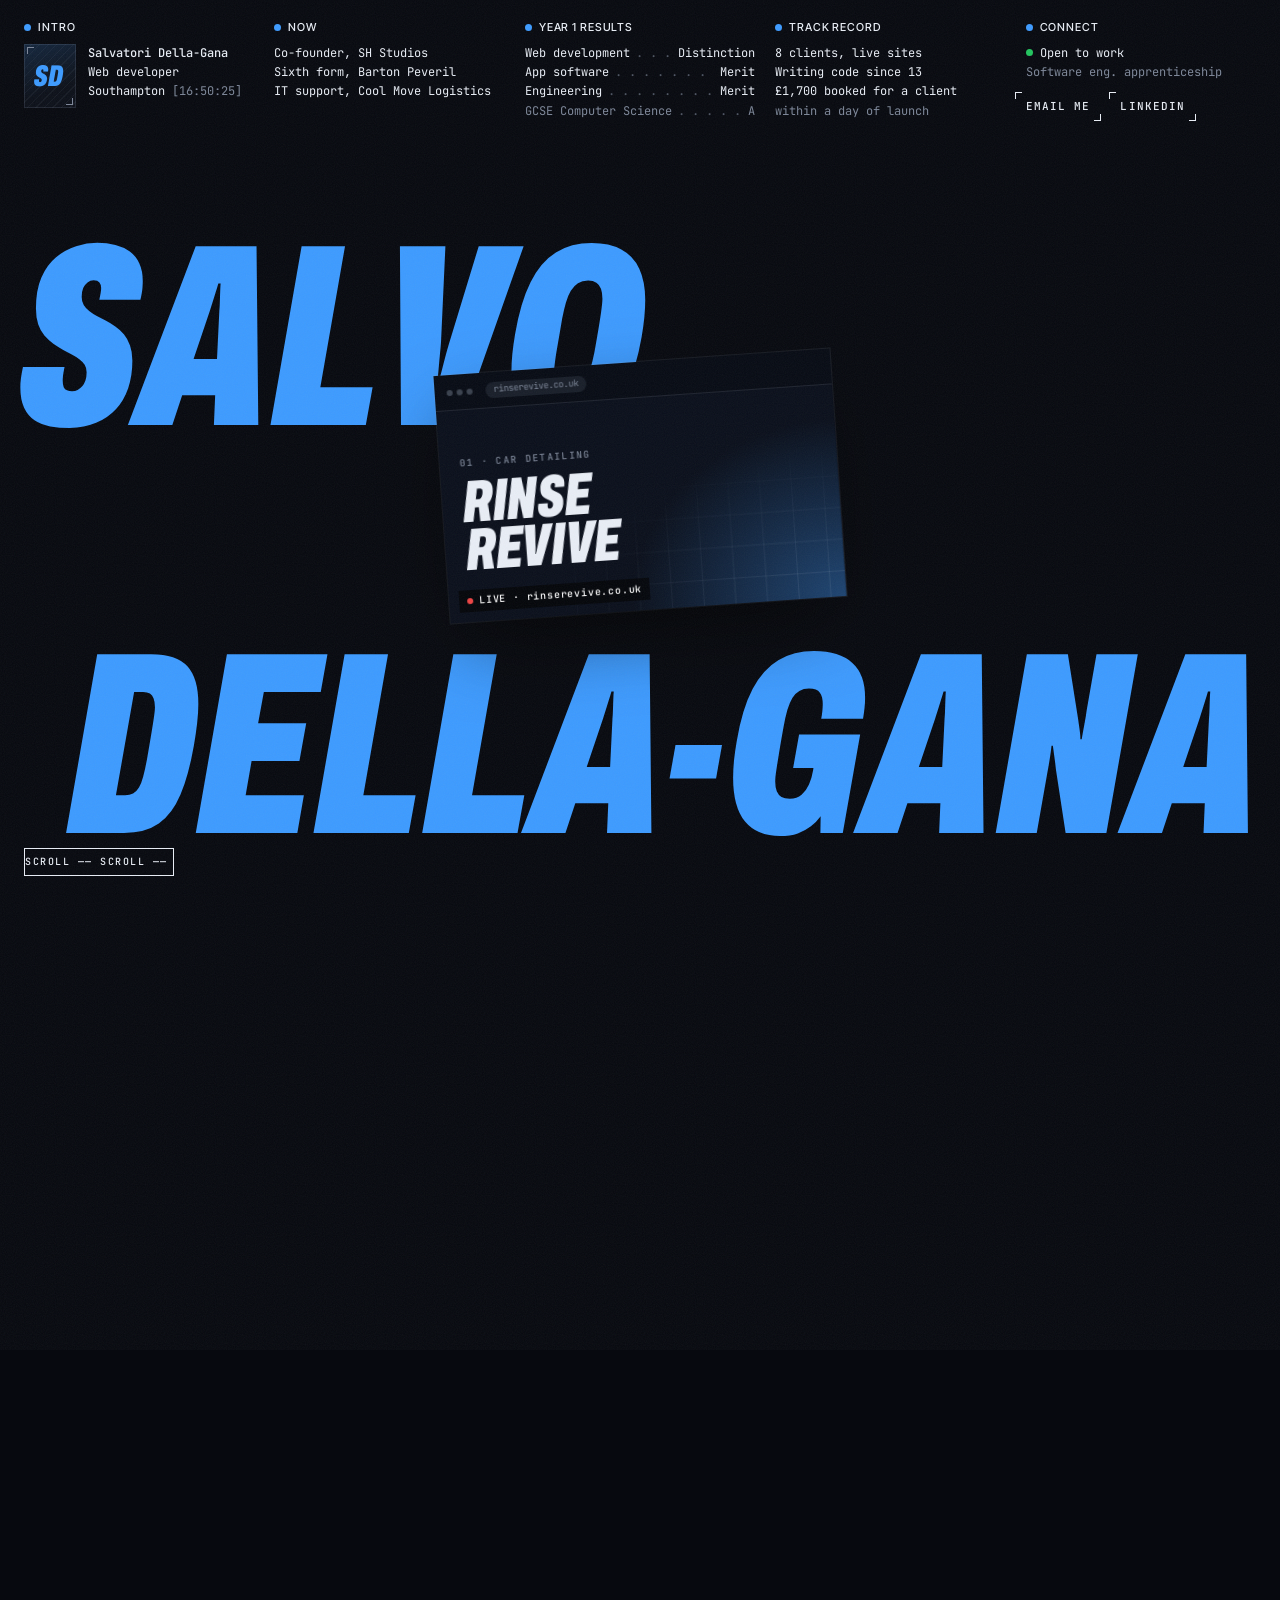
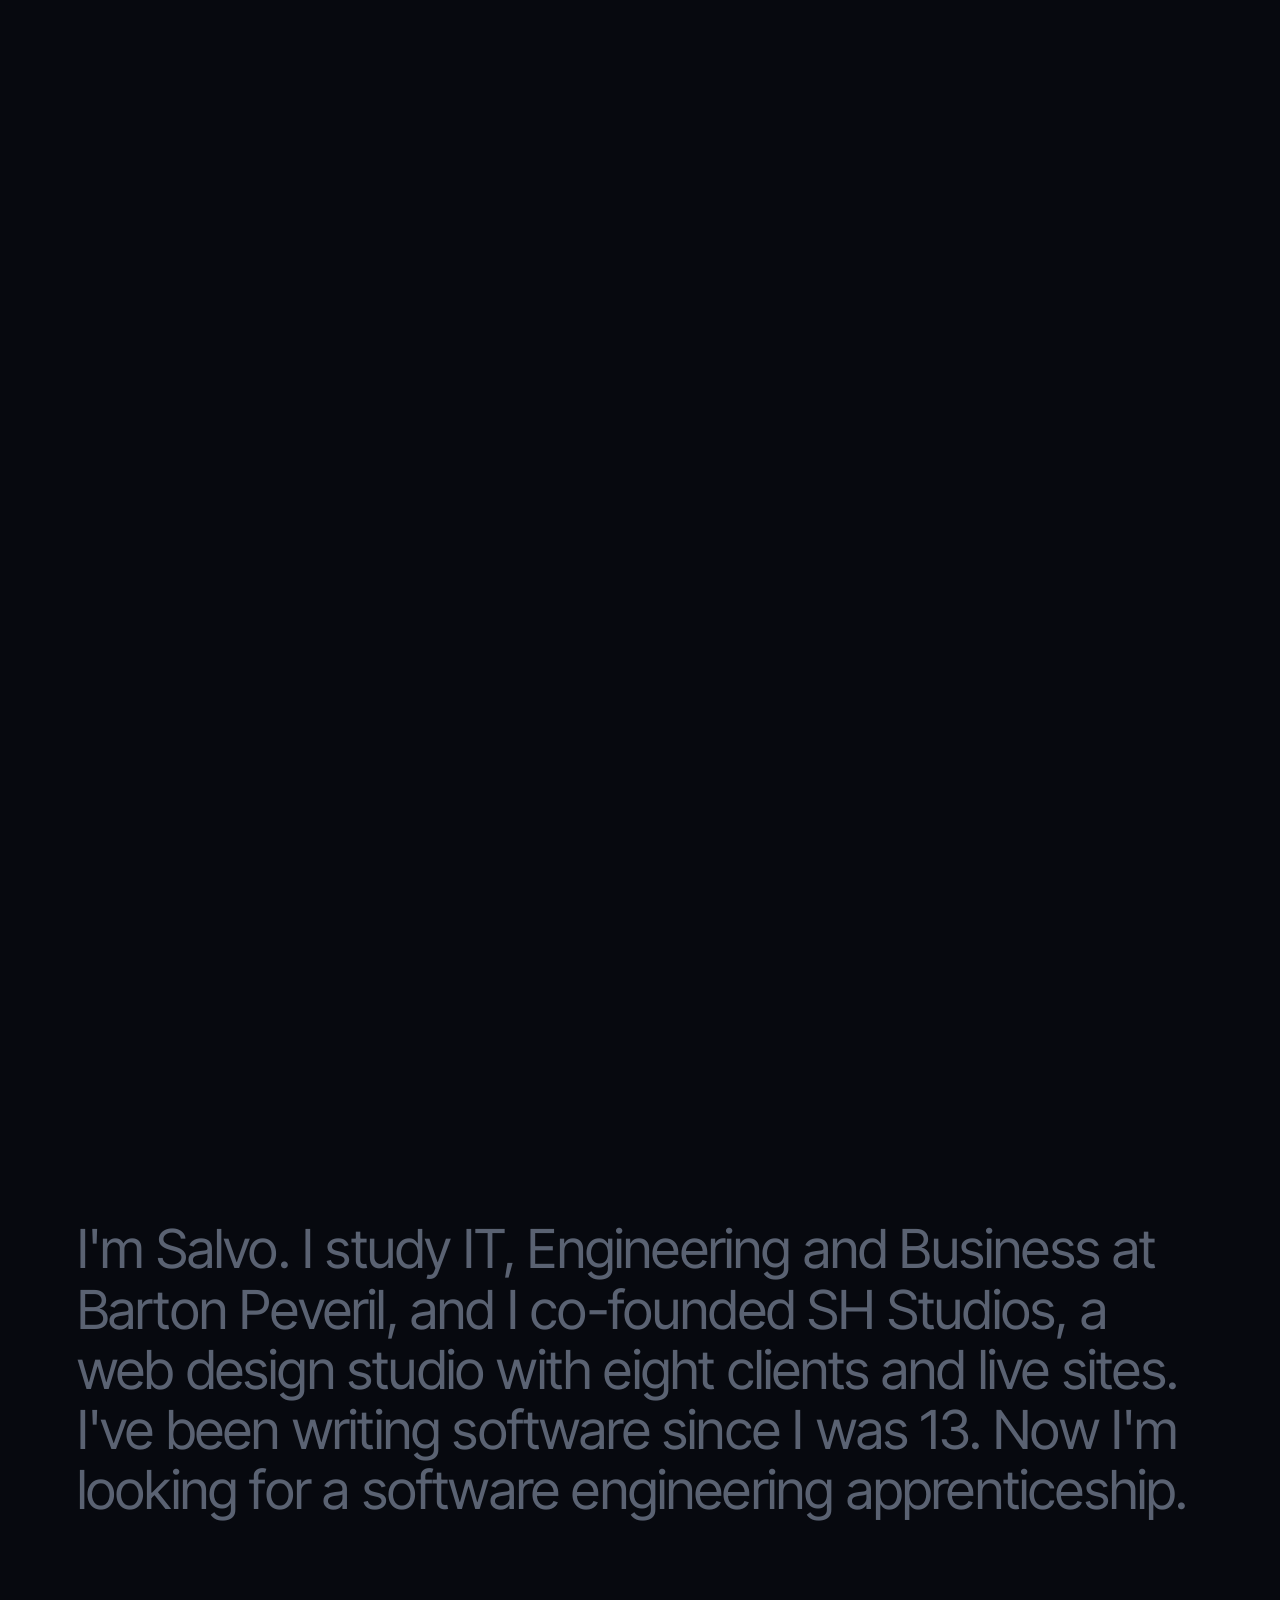
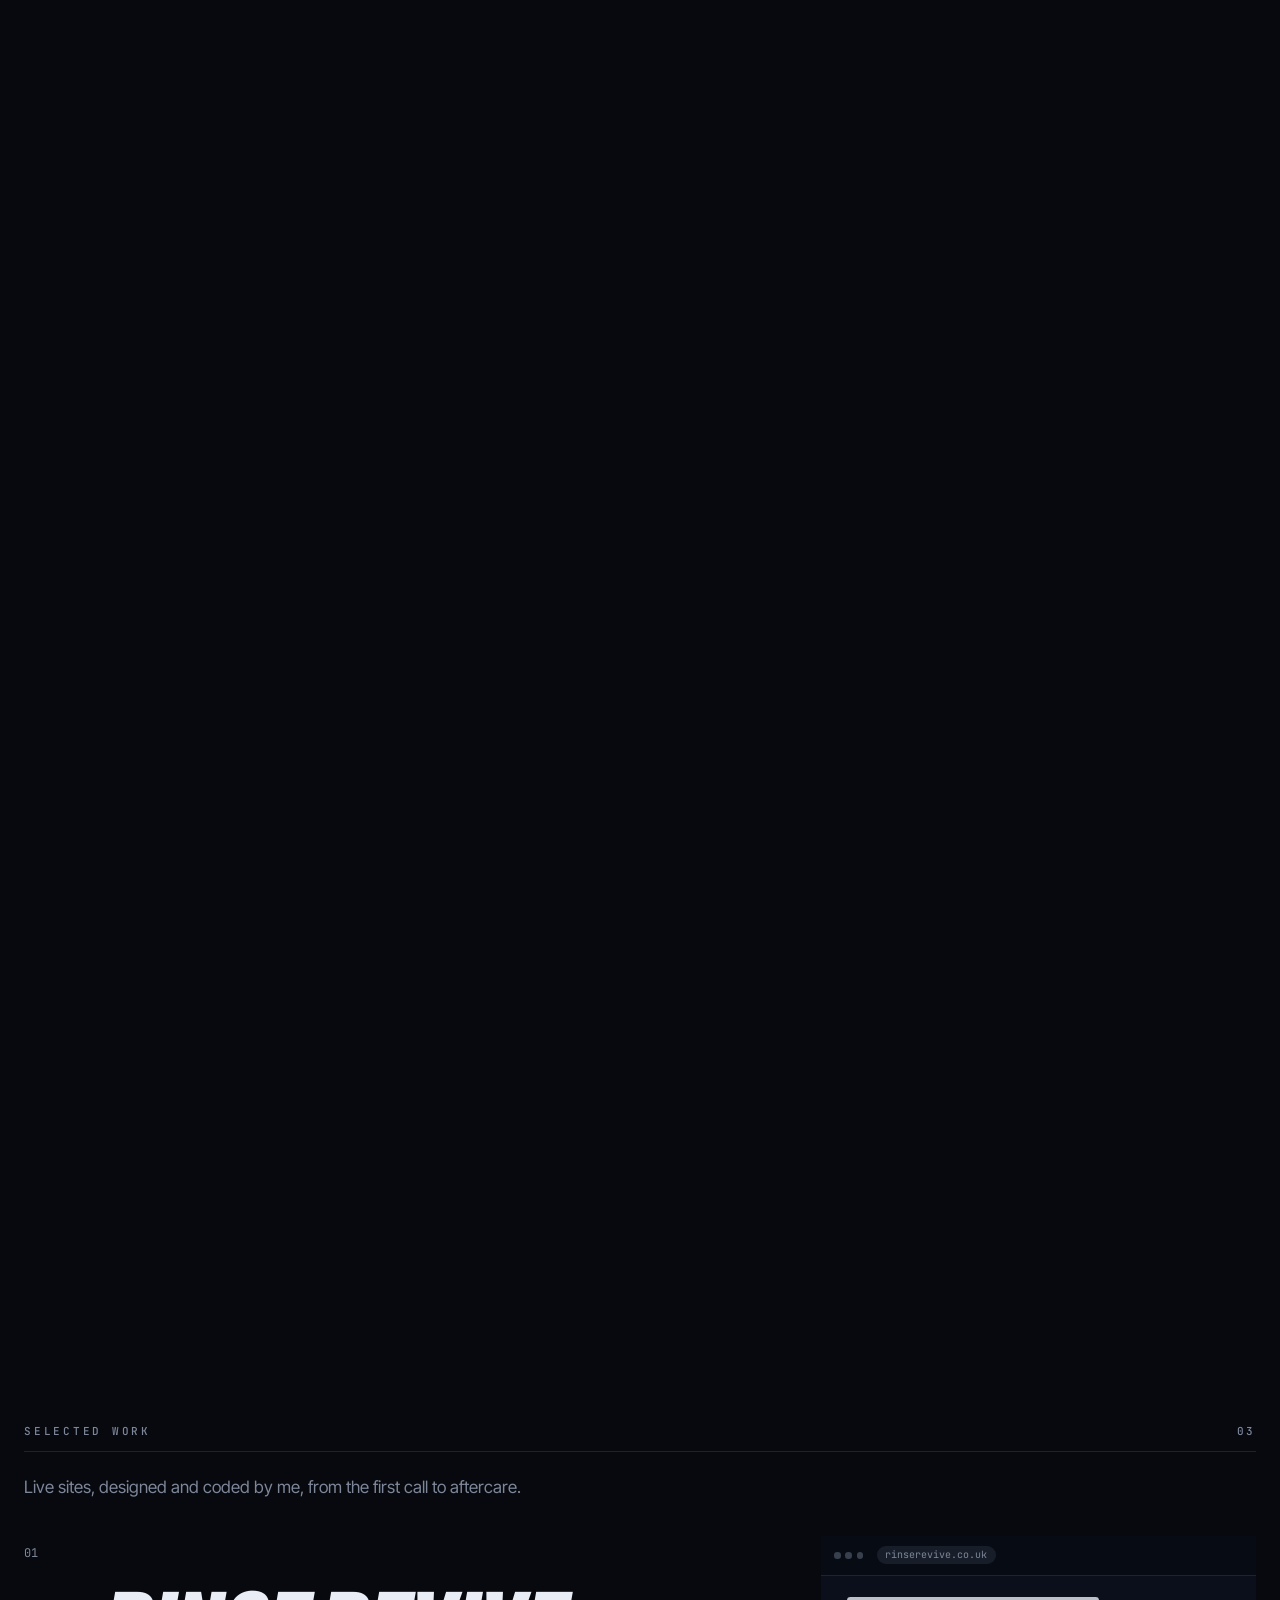
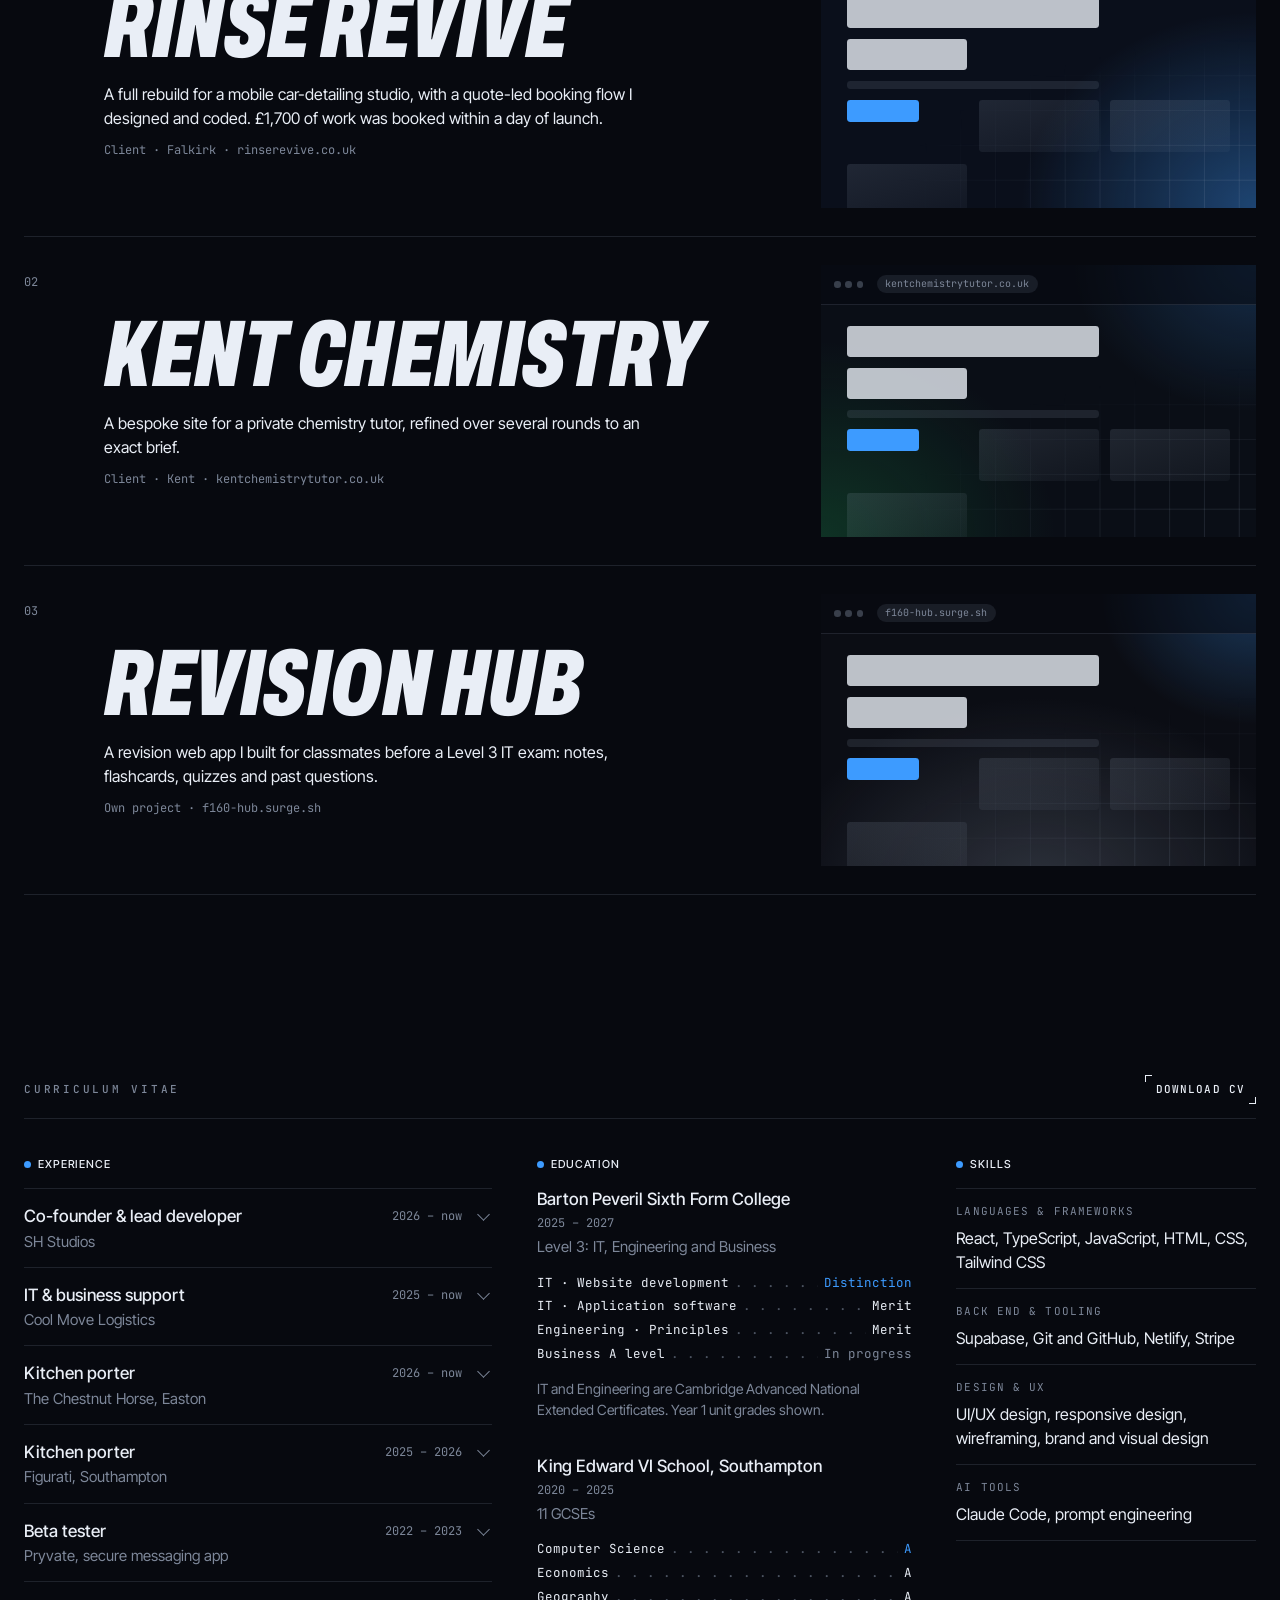
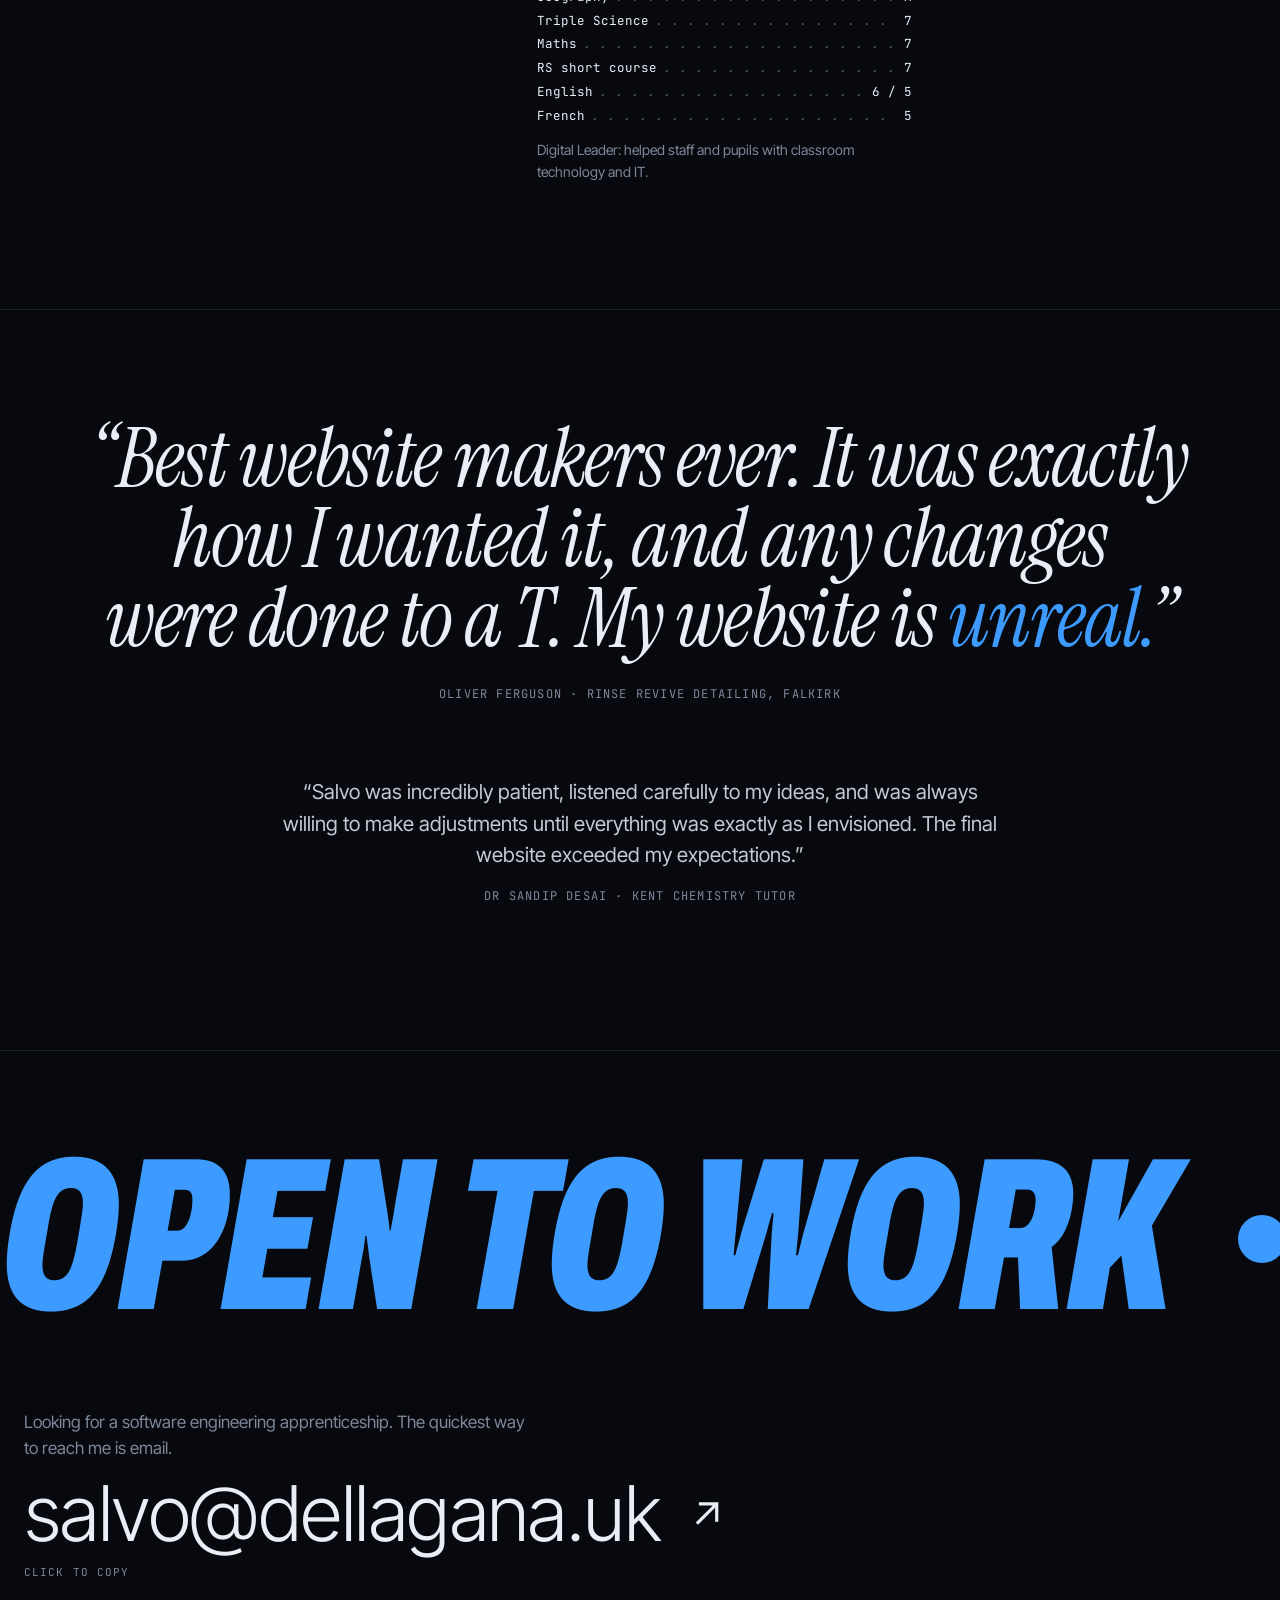
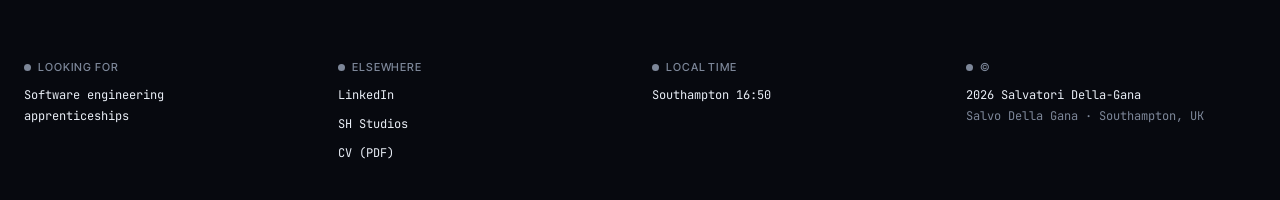
<file: index.html>
<!doctype html>
<html lang="en-GB">
  <head>
    <meta charset="utf-8" />
    <meta name="viewport" content="width=device-width, initial-scale=1" />
    <title>Salvatori (Salvo) Della-Gana | Web Developer, Southampton</title>
    <meta
      name="description"
      content="Salvatori (Salvo) Della-Gana: web developer in Southampton and co-founder of SH Studios. Sixth form at Barton Peveril. Open to a software engineering apprenticeship."
    />
    <meta name="author" content="Salvatori Della-Gana" />
    <meta name="theme-color" content="#07090f" />
    <meta name="color-scheme" content="dark" />
    <link rel="canonical" href="https://dellagana.uk/" />

    <meta property="og:type" content="profile" />
    <meta property="og:url" content="https://dellagana.uk/" />
    <meta property="og:site_name" content="Salvatori Della-Gana" />
    <meta property="og:title" content="Salvatori (Salvo) Della-Gana | Web Developer, Southampton" />
    <meta
      property="og:description"
      content="Web developer and co-founder of SH Studios. Open to a software engineering apprenticeship."
    />
    <meta property="og:image" content="https://dellagana.uk/og.jpg" />
    <meta property="og:image:width" content="1200" />
    <meta property="og:image:height" content="630" />
    <meta property="og:image:alt" content="Salvo Della-Gana in giant blue letters on a dark background" />
    <meta property="og:locale" content="en_GB" />
    <meta property="profile:first_name" content="Salvatori" />
    <meta property="profile:last_name" content="Della-Gana" />
    <meta name="twitter:card" content="summary_large_image" />
    <meta name="twitter:title" content="Salvatori (Salvo) Della-Gana | Web Developer, Southampton" />
    <meta
      name="twitter:description"
      content="Web developer and co-founder of SH Studios. Open to a software engineering apprenticeship."
    />
    <meta name="twitter:image" content="https://dellagana.uk/og.jpg" />

    <link rel="icon" href="/favicon.svg" type="image/svg+xml" />
    <link rel="icon" href="/favicon.png" type="image/png" sizes="32x32" />
    <link rel="apple-touch-icon" href="/apple-touch-icon.png" />

    <link rel="preload" href="/fonts/archivo-condensed-italic-850.woff2" as="font" type="font/woff2" crossorigin />
    <link rel="preload" href="/fonts/jetbrains-mono-var.woff2" as="font" type="font/woff2" crossorigin />
    <link rel="preload" href="/fonts/inter-tight-var.woff2" as="font" type="font/woff2" crossorigin />
    <link rel="stylesheet" href="/styles.css" />
    <script>
      document.documentElement.classList.add('js')
    </script>
    <script src="/main.js" defer></script>

    <script type="application/ld+json">
      {
        "@context": "https://schema.org",
        "@type": "Person",
        "@id": "https://dellagana.uk/#person",
        "name": "Salvatori Della-Gana",
        "givenName": "Salvatori",
        "familyName": "Della-Gana",
        "alternateName": [
          "Salvo Della-Gana",
          "Salvo Della Gana",
          "Salvatori Della Gana",
          "Della Gana",
          "Dellagana"
        ],
        "jobTitle": "Web Developer",
        "description": "Web developer in Southampton, co-founder of SH Studios, looking for a software engineering apprenticeship.",
        "worksFor": {
          "@type": "Organization",
          "name": "SH Studios",
          "url": "https://shstudios.uk"
        },
        "affiliation": {
          "@type": "EducationalOrganization",
          "name": "Barton Peveril Sixth Form College"
        },
        "alumniOf": {
          "@type": "EducationalOrganization",
          "name": "King Edward VI School, Southampton"
        },
        "address": {
          "@type": "PostalAddress",
          "addressLocality": "Southampton",
          "addressCountry": "GB"
        },
        "email": "mailto:salvo@dellagana.uk",
        "url": "https://dellagana.uk/",
        "sameAs": ["https://www.linkedin.com/in/salvo-della-gana-979638405"],
        "knowsAbout": ["Web development", "JavaScript", "TypeScript", "React", "HTML", "CSS", "UI/UX design"]
      }
    </script>
  </head>
  <body>
    <a class="skip" href="#main">Skip to content</a>
    <div class="grain" aria-hidden="true"></div>

    <header class="bar" aria-label="Site">
      <a class="bar__name" href="#top">Salvo Della-Gana</a>
      <nav aria-label="Sections">
        <ul>
          <li><a href="#work">Work</a></li>
          <li><a href="#cv">CV</a></li>
          <li><a href="#contact"><span class="dot" aria-hidden="true"></span>Contact</a></li>
        </ul>
      </nav>
    </header>

    <main id="main">
      <!-- 1. HERO ------------------------------------------------------------------ -->
      <section class="hero" id="top" aria-labelledby="name">
        <div class="pin">
          <div class="facts mono">
            <div class="facts__col c1">
              <h2 class="k">Intro</h2>
              <div class="intro">
                <!-- Photo slot. When Salvo sends a photo, replace the monogram span with:
                     <img src="/img/salvo-160.avif" width="80" height="100" alt="Salvo Della-Gana" /> -->
                <figure class="portrait" aria-hidden="true">
                  <span class="portrait__mono display">SD</span>
                </figure>
                <p>
                  <span class="l" style="--i: 0"><b>Salvatori Della-Gana</b></span>
                  <span class="l" style="--i: 1">Web developer</span>
                  <span class="l" style="--i: 2"
                    >Southampton <span class="dim clockbox">[<span class="clock" data-seconds>--:--:--</span>]</span></span
                  >
                </p>
              </div>
            </div>
            <div class="facts__col c2">
              <h2 class="k">Now</h2>
              <p>
                <span class="l" style="--i: 3">Co-founder, SH Studios</span>
                <span class="l" style="--i: 4">Sixth form, Barton Peveril</span>
                <span class="l" style="--i: 5">IT support, Cool Move Logistics</span>
              </p>
            </div>
            <div class="facts__col c3">
              <h2 class="k">Year 1 results</h2>
              <dl class="leaders">
                <div class="l" style="--i: 6"><dt>Web development</dt><dd>Distinction</dd></div>
                <div class="l" style="--i: 7"><dt>App software</dt><dd>Merit</dd></div>
                <div class="l" style="--i: 8"><dt>Engineering</dt><dd>Merit</dd></div>
                <div class="l dim" style="--i: 9"><dt>GCSE Computer Science</dt><dd>A</dd></div>
              </dl>
            </div>
            <div class="facts__col c4">
              <h2 class="k">Track record</h2>
              <p>
                <span class="l" style="--i: 10">8 clients, live sites</span>
                <span class="l" style="--i: 11">Writing code since 13</span>
                <span class="l" style="--i: 12">£1,700 booked for a client</span>
                <span class="l dim" style="--i: 13">within a day of launch</span>
              </p>
            </div>
            <div class="facts__col c5">
              <h2 class="k">Connect</h2>
              <p>
                <span class="l" style="--i: 14"><span class="dot" aria-hidden="true"></span>Open to work</span>
                <span class="l dim" style="--i: 15">Software eng. apprenticeship</span>
              </p>
              <div class="btns">
                <a class="btn" href="mailto:salvo@dellagana.uk" data-copy="salvo@dellagana.uk">Email me</a>
                <a class="btn" href="https://www.linkedin.com/in/salvo-della-gana-979638405" rel="me noopener" target="_blank"
                  >LinkedIn<span class="sr"> (opens in a new tab)</span></a
                >
              </div>
            </div>
          </div>

          <h1 class="name display" id="name">
            <span class="sr">Salvatori (Salvo) Della-Gana</span>
            <span class="name__line n1" aria-hidden="true" data-split>Salvo</span>
            <span class="name__line n2" aria-hidden="true" data-split>Della-Gana</span>
          </h1>

          <div class="card-wrap" aria-hidden="true">
            <div class="card">
              <!-- Each slide is a designed title card until real screenshots arrive.
                   To use a screenshot, put a <picture> inside the slide (see docs/deploy-staging.md). -->
              <div class="slide on" data-url="rinserevive.co.uk">
                <div class="poster poster--1">
                  <div class="poster__chrome"><i></i><i></i><i></i><span>rinserevive.co.uk</span></div>
                  <div class="poster__body">
                    <span class="poster__k">01 · Car detailing</span>
                    <span class="poster__t display">Rinse<br />Revive</span>
                  </div>
                </div>
              </div>
              <div class="slide" data-url="kentchemistrytutor.co.uk">
                <div class="poster poster--2">
                  <div class="poster__chrome"><i></i><i></i><i></i><span>kentchemistrytutor.co.uk</span></div>
                  <div class="poster__body">
                    <span class="poster__k">02 · Private tutor</span>
                    <span class="poster__t display">Kent<br />Chemistry</span>
                  </div>
                </div>
              </div>
              <div class="slide" data-url="f160-hub.surge.sh">
                <div class="poster poster--3">
                  <div class="poster__chrome"><i></i><i></i><i></i><span>f160-hub.surge.sh</span></div>
                  <div class="poster__body">
                    <span class="poster__k">03 · Revision web app</span>
                    <span class="poster__t display">Revision<br />Hub</span>
                  </div>
                </div>
              </div>
              <span class="tag mono"><i></i>LIVE · <span class="tag__url">rinserevive.co.uk</span></span>
            </div>
          </div>

          <div class="reveal-cap" aria-hidden="true">
            <p class="k mono">Selected work</p>
            <p class="reveal-cap__t">Live sites, designed and coded by me, from the first call to aftercare.</p>
          </div>

          <div class="scroll-pill mono" aria-hidden="true"><span>SCROLL —— SCROLL —— SCROLL —— SCROLL —— </span></div>
        </div>
      </section>

      <!-- 2. STATEMENT ------------------------------------------------------------- -->
      <section class="statement" aria-label="About me">
        <div class="stick">
          <p class="statement__p" data-words>
            I'm Salvo. I study IT, Engineering and Business at Barton Peveril, and I co-founded
            <em>SH Studios,</em> a web design studio with eight clients and live sites. I've been
            <em>writing software since I was 13.</em> Now I'm looking for a
            <em>software engineering apprenticeship.</em>
          </p>
        </div>
      </section>

      <!-- 3. SELECTED WORK --------------------------------------------------------- -->
      <section class="work wrap" id="work" aria-labelledby="work-h">
        <div class="sec-k mono">
          <h2 id="work-h">Selected work</h2>
          <span aria-hidden="true">03</span>
        </div>
        <p class="sec-lede">Live sites, designed and coded by me, from the first call to aftercare.</p>
        <ol class="rows" role="list">
          <li class="row">
            <a class="row__link" href="https://rinserevive.co.uk" target="_blank" rel="noopener">
              <span class="row__i mono" aria-hidden="true">01</span>
              <span class="row__txt">
                <span class="row__t display">Rinse Revive</span>
                <span class="row__d">
                  A full rebuild for a mobile car-detailing studio, with a quote-led booking flow I designed and coded.
                  £1,700 of work was booked within a day of launch.
                </span>
                <span class="row__m mono">Client · Falkirk · rinserevive.co.uk<span class="sr"> (opens in a new tab)</span></span>
              </span>
              <span class="row__thumb" aria-hidden="true">
                <span class="poster poster--1">
                  <span class="poster__chrome"><i></i><i></i><i></i><span>rinserevive.co.uk</span></span>
                  <span class="wire"><span class="w-h"></span><span class="w-h2"></span><span class="w-t"></span><span class="w-b"></span><span class="w-c"></span><span class="w-c"></span><span class="w-c"></span></span>
                </span>
              </span>
            </a>
          </li>
          <li class="row">
            <a class="row__link" href="https://kentchemistrytutor.co.uk" target="_blank" rel="noopener">
              <span class="row__i mono" aria-hidden="true">02</span>
              <span class="row__txt">
                <span class="row__t display">Kent Chemistry</span>
                <span class="row__d">A bespoke site for a private chemistry tutor, refined over several rounds to an exact brief.</span>
                <span class="row__m mono">Client · Kent · kentchemistrytutor.co.uk<span class="sr"> (opens in a new tab)</span></span>
              </span>
              <span class="row__thumb" aria-hidden="true">
                <span class="poster poster--2">
                  <span class="poster__chrome"><i></i><i></i><i></i><span>kentchemistrytutor.co.uk</span></span>
                  <span class="wire"><span class="w-h"></span><span class="w-h2"></span><span class="w-t"></span><span class="w-b"></span><span class="w-c"></span><span class="w-c"></span><span class="w-c"></span></span>
                </span>
              </span>
            </a>
          </li>
          <li class="row">
            <a class="row__link" href="https://f160-hub.surge.sh" target="_blank" rel="noopener">
              <span class="row__i mono" aria-hidden="true">03</span>
              <span class="row__txt">
                <span class="row__t display">Revision Hub</span>
                <span class="row__d">
                  A revision web app I built for classmates before a Level 3 IT exam: notes, flashcards, quizzes and
                  past questions.
                </span>
                <span class="row__m mono">Own project · f160-hub.surge.sh<span class="sr"> (opens in a new tab)</span></span>
              </span>
              <span class="row__thumb" aria-hidden="true">
                <span class="poster poster--3">
                  <span class="poster__chrome"><i></i><i></i><i></i><span>f160-hub.surge.sh</span></span>
                  <span class="wire"><span class="w-h"></span><span class="w-h2"></span><span class="w-t"></span><span class="w-b"></span><span class="w-c"></span><span class="w-c"></span><span class="w-c"></span></span>
                </span>
              </span>
            </a>
          </li>
        </ol>
      </section>

      <!-- 4. CV -------------------------------------------------------------------- -->
      <section class="cv wrap" id="cv" aria-labelledby="cv-h">
        <div class="sec-k mono">
          <h2 id="cv-h">Curriculum vitae</h2>
          <a class="btn" href="/cv.pdf" download="Salvatori-Della-Gana-CV.pdf">Download CV<span class="sr"> (PDF)</span></a>
        </div>

        <div class="cv__grid">
          <div class="cv__col">
            <h3 class="k mono">Experience</h3>
            <ul class="xp" role="list">
              <li>
                <details>
                  <summary>
                    <span class="xp__t">Co-founder &amp; lead developer</span>
                    <span class="xp__o">SH Studios</span>
                    <span class="xp__d mono">2026 – now</span>
                  </summary>
                  <ul class="xp__b">
                    <li>Build responsive, fast-loading websites in React, TypeScript and Tailwind CSS, with Supabase back-ends deployed on Netlify.</li>
                    <li>Run the whole client lifecycle: outreach, requirements, design, build, delivery and ongoing care, dealing directly with business owners.</li>
                    <li>Built the studio's internal admin platform, a client and prospect system in React and TypeScript on Supabase that runs day-to-day operations.</li>
                    <li>Use AI-assisted development (Claude Code) to ship client work faster without dropping quality.</li>
                    <li>Own pricing and project management, weighing commercial decisions against the technical build.</li>
                  </ul>
                </details>
              </li>
              <li>
                <details>
                  <summary>
                    <span class="xp__t">IT &amp; business support</span>
                    <span class="xp__o">Cool Move Logistics</span>
                    <span class="xp__d mono">2025 – now</span>
                  </summary>
                  <ul class="xp__b">
                    <li>Provide IT support across the business: troubleshooting hardware and software and keeping day-to-day systems running.</li>
                    <li>Manage invoicing and billing, reconciling records and chasing payments through to resolution.</li>
                    <li>Draft formal business letters, including supplier invoice disputes and penalty charge appeals.</li>
                  </ul>
                </details>
              </li>
              <li>
                <details>
                  <summary>
                    <span class="xp__t">Kitchen porter</span>
                    <span class="xp__o">The Chestnut Horse, Easton</span>
                    <span class="xp__d mono">2026 – now</span>
                  </summary>
                  <ul class="xp__b">
                    <li>Three evening shifts a week through service, fitted around college and my own business.</li>
                  </ul>
                </details>
              </li>
              <li>
                <details>
                  <summary>
                    <span class="xp__t">Kitchen porter</span>
                    <span class="xp__o">Figurati, Southampton</span>
                    <span class="xp__d mono">2025 – 2026</span>
                  </summary>
                  <ul class="xp__b">
                    <li>Kept back-of-house running through busy service and helped the chefs with prep. Left on good terms for a job closer to college.</li>
                  </ul>
                </details>
              </li>
              <li>
                <details>
                  <summary>
                    <span class="xp__t">Beta tester</span>
                    <span class="xp__o">Pryvate, secure messaging app</span>
                    <span class="xp__d mono">2022 – 2023</span>
                  </summary>
                  <ul class="xp__b">
                    <li>Tested new builds of an encrypted communications app for about ten months, reporting bugs and usability issues to the development team.</li>
                    <li>Started at 13: an early grounding in software testing, app security and how a development cycle really runs.</li>
                  </ul>
                </details>
              </li>
            </ul>
          </div>

          <div class="cv__col">
            <h3 class="k mono">Education</h3>
            <div class="edu">
              <h4>Barton Peveril Sixth Form College <span class="mono dim">2025 – 2027</span></h4>
              <p class="edu__s">Level 3: IT, Engineering and Business</p>
              <dl class="leaders mono">
                <div><dt>IT · Website development</dt><dd class="hi">Distinction</dd></div>
                <div><dt>IT · Application software</dt><dd>Merit</dd></div>
                <div><dt>Engineering · Principles</dt><dd>Merit</dd></div>
                <div><dt>Business A level</dt><dd class="dim">In progress</dd></div>
              </dl>
              <p class="edu__n">IT and Engineering are Cambridge Advanced National Extended Certificates. Year 1 unit grades shown.</p>
            </div>
            <div class="edu">
              <h4>King Edward VI School, Southampton <span class="mono dim">2020 – 2025</span></h4>
              <p class="edu__s">11 GCSEs</p>
              <dl class="leaders mono">
                <div><dt>Computer Science</dt><dd class="hi">A</dd></div>
                <div><dt>Economics</dt><dd>A</dd></div>
                <div><dt>Geography</dt><dd>A</dd></div>
                <div><dt>Triple Science</dt><dd>7</dd></div>
                <div><dt>Maths</dt><dd>7</dd></div>
                <div><dt>RS short course</dt><dd>7</dd></div>
                <div><dt>English</dt><dd>6 / 5</dd></div>
                <div><dt>French</dt><dd>5</dd></div>
              </dl>
              <p class="edu__n">Digital Leader: helped staff and pupils with classroom technology and IT.</p>
            </div>
          </div>

          <div class="cv__col">
            <h3 class="k mono">Skills</h3>
            <dl class="skills">
              <div>
                <dt class="mono">Languages &amp; frameworks</dt>
                <dd>React, TypeScript, JavaScript, HTML, CSS, Tailwind CSS</dd>
              </div>
              <div>
                <dt class="mono">Back end &amp; tooling</dt>
                <dd>Supabase, Git and GitHub, Netlify, Stripe</dd>
              </div>
              <div>
                <dt class="mono">Design &amp; UX</dt>
                <dd>UI/UX design, responsive design, wireframing, brand and visual design</dd>
              </div>
              <div>
                <dt class="mono">AI tools</dt>
                <dd>Claude Code, prompt engineering</dd>
              </div>
            </dl>
          </div>
        </div>
      </section>

      <!-- 5. QUOTES ---------------------------------------------------------------- -->
      <section class="quotes wrap" aria-labelledby="quotes-h">
        <h2 class="sr" id="quotes-h">What clients say</h2>
        <figure class="q q--big">
          <blockquote>
            <p>
              “Best website makers ever. It was exactly how I wanted it, and any changes were done to a T. My website is
              <em>unreal.</em>”
            </p>
          </blockquote>
          <figcaption class="mono">Oliver Ferguson · Rinse Revive Detailing, Falkirk</figcaption>
        </figure>
        <figure class="q q--small">
          <blockquote>
            <p>
              “Salvo was incredibly patient, listened carefully to my ideas, and was always willing to make adjustments
              until everything was exactly as I envisioned. The final website exceeded my expectations.”
            </p>
          </blockquote>
          <figcaption class="mono">Dr Sandip Desai · Kent Chemistry Tutor</figcaption>
        </figure>
      </section>
    </main>

    <!-- 6. OPEN TO WORK ------------------------------------------------------------ -->
    <footer class="otw" id="contact" aria-labelledby="otw-h">
      <h2 class="sr" id="otw-h">Open to work</h2>
      <div class="marq display" aria-hidden="true">
        <span>Open to work <i></i> Open to work <i></i> Open to work <i></i> Open to work <i></i> </span>
      </div>
      <div class="wrap">
        <p class="otw__lede">Looking for a software engineering apprenticeship. The quickest way to reach me is email.</p>
        <a class="big-mail" href="mailto:salvo@dellagana.uk" data-copy="salvo@dellagana.uk"
          ><span class="big-mail__txt">salvo@dellagana.uk</span
          ><svg viewBox="0 0 24 24" aria-hidden="true"><path d="M7 17 17 7M8 7h9v9" /></svg></a
        >
        <p class="hint mono" aria-hidden="true">Click to copy</p>
        <div class="foot mono">
          <div>
            <h3 class="k">Looking for</h3>
            <p>Software engineering<br />apprenticeships</p>
          </div>
          <div>
            <h3 class="k">Elsewhere</h3>
            <ul role="list">
              <li>
                <a href="https://www.linkedin.com/in/salvo-della-gana-979638405" rel="me noopener" target="_blank"
                  >LinkedIn<span class="sr"> (opens in a new tab)</span></a
                >
              </li>
              <li>
                <a href="https://shstudios.uk" rel="noopener" target="_blank">SH Studios<span class="sr"> (opens in a new tab)</span></a>
              </li>
              <li><a href="/cv.pdf" download="Salvatori-Della-Gana-CV.pdf">CV (PDF)</a></li>
            </ul>
          </div>
          <div class="clockbox">
            <h3 class="k">Local time</h3>
            <p>Southampton <span class="clock">--:--</span></p>
          </div>
          <div>
            <h3 class="k">©</h3>
            <p>2026 Salvatori Della-Gana<br /><span class="dim">Salvo Della Gana · Southampton, UK</span></p>
          </div>
        </div>
      </div>
      <p class="sr" role="status" aria-live="polite" id="announce"></p>
    </footer>
  </body>
</html>
</file>
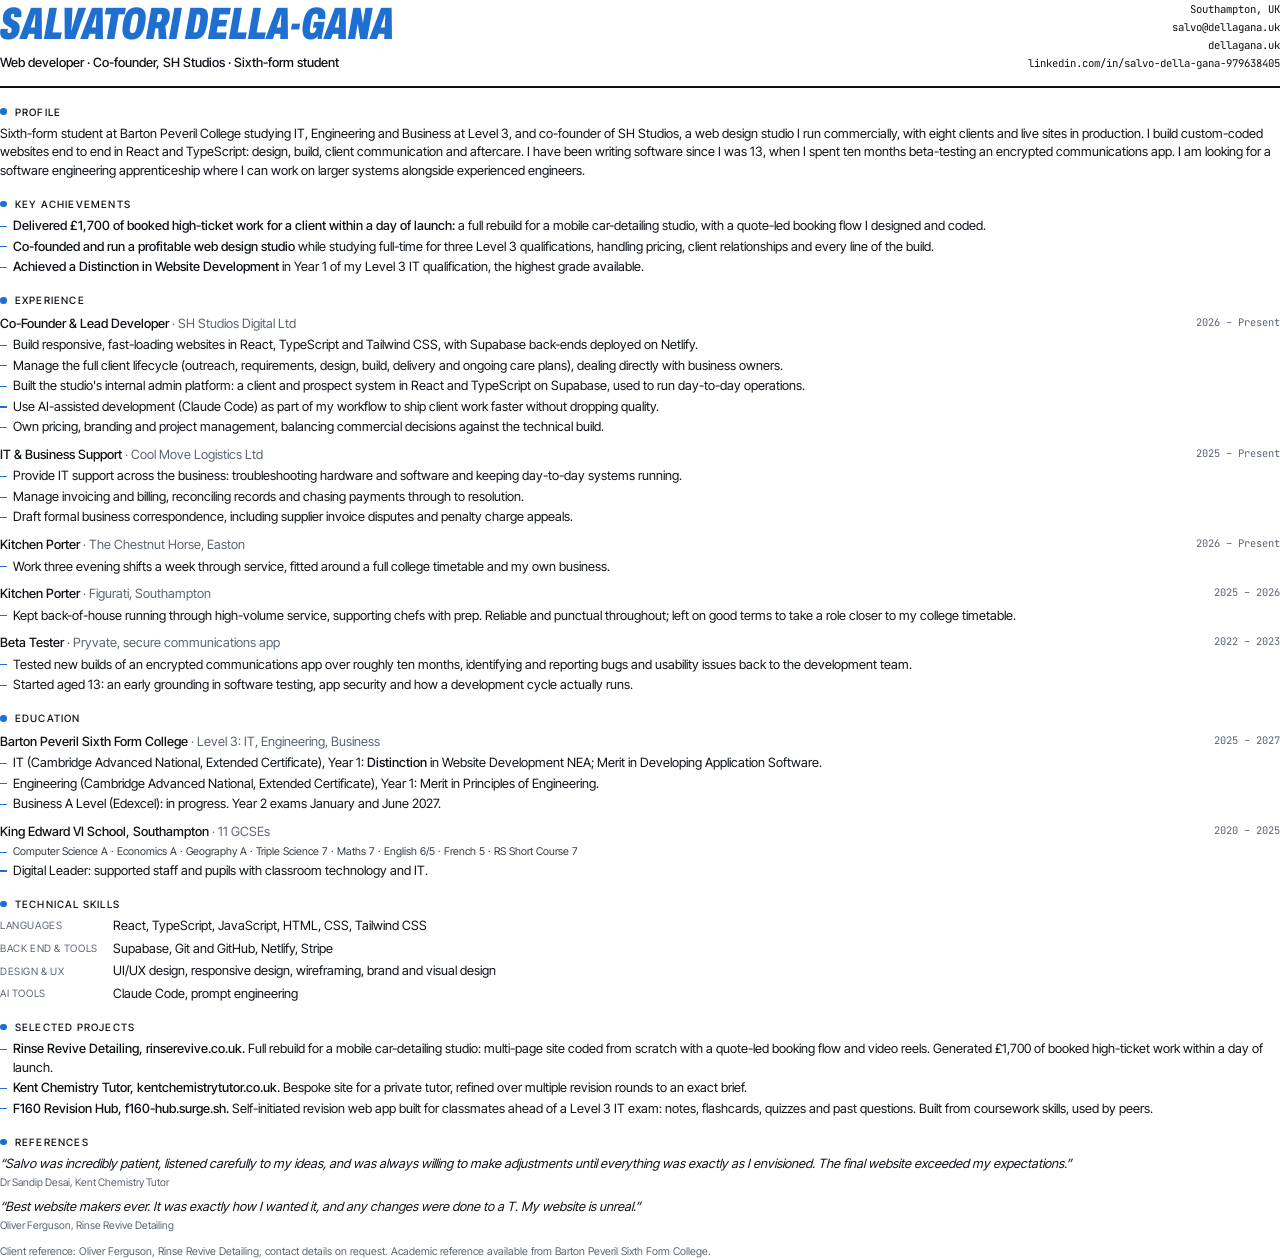
<file: docs/cv/cv-source.html>
<!doctype html>
<!-- Source for /cv.pdf. Render with: node tools/render-assets.mjs (see docs/deploy-staging.md).
     Made from Salvatori_Della-Gana_CV (Google Drive, 22 Sep 2026) with three changes:
     1. no phone number (spec content rule), 2. the £14,000 resale and £2,000 drone line removed
     (Salvo, 26 Sep: "it looks like im bragging"), 3. "eight clients", not "eight paying clients"
     (the 11 Sep records show 7 of the 8 pay). Salvo sees the PDF before it goes live. -->
<html lang="en-GB">
  <head>
    <meta charset="utf-8" />
    <title>Salvatori Della-Gana CV</title>
    <style>
      @font-face { font-family: 'Archivo Condensed'; src: url('../../fonts/archivo-condensed-italic-850.woff2') format('woff2'); font-style: italic; font-weight: 850; }
      @font-face { font-family: 'Inter Tight'; src: url('../../fonts/inter-tight-var.woff2') format('woff2'); font-weight: 300 500; }
      @font-face { font-family: 'JetBrains Mono'; src: url('../../fonts/jetbrains-mono-var.woff2') format('woff2'); font-weight: 400 500; }
      @page { size: A4; margin: 15mm 16mm 14mm; }
      * { box-sizing: border-box; margin: 0; padding: 0; }
      body { font: 400 9.6pt/1.45 'Inter Tight', sans-serif; color: #0d1117; }
      b { font-weight: 500; }
      .mono { font-family: 'JetBrains Mono', monospace; }
      header { display: flex; justify-content: space-between; align-items: flex-end; padding-bottom: 10pt; border-bottom: 1.5pt solid #0d1117; }
      h1 { font: italic 850 34pt/0.8 'Archivo Condensed', sans-serif; text-transform: uppercase; color: #1f6fd1; padding: 2pt 4pt 2pt 0; }
      .role { margin-top: 7pt; font-weight: 500; }
      .contact { text-align: right; font-size: 8pt; line-height: 1.7; }
      .contact a { color: inherit; text-decoration: none; }
      h2 { display: flex; align-items: center; gap: 6pt; margin: 14pt 0 6pt; font: 500 7.6pt/1 'Inter Tight', sans-serif; letter-spacing: 0.12em; text-transform: uppercase; }
      h2::before { content: ''; width: 5pt; height: 5pt; border-radius: 50%; background: #1f6fd1; }
      .job { margin-top: 7pt; break-inside: avoid; }
      .job-h { display: flex; justify-content: space-between; gap: 12pt; }
      .job-h b { font-weight: 500; }
      .job-h span { color: #5b6473; }
      .job-h .mono { font-size: 7.8pt; white-space: nowrap; color: #5b6473; }
      ul { list-style: none; margin-top: 2pt; }
      li { position: relative; padding-left: 10pt; margin-top: 1.5pt; }
      li::before { content: ''; position: absolute; left: 0; top: 0.68em; width: 5pt; height: 0.8pt; background: #1f6fd1; }
      .grades { font-size: 8pt; color: #333a45; }
      .skills { display: grid; grid-template-columns: 30mm 1fr; row-gap: 3pt; }
      .skills dt { font-size: 7.6pt; letter-spacing: 0.06em; text-transform: uppercase; color: #5b6473; padding-top: 1pt; }
      blockquote { margin-top: 6pt; font-style: italic; break-inside: avoid; }
      blockquote cite { display: block; font-style: normal; font-size: 7.8pt; color: #5b6473; margin-top: 1pt; }
      .note { margin-top: 8pt; font-size: 8pt; color: #5b6473; }
    </style>
  </head>
  <body>
    <header>
      <div>
        <h1>Salvatori Della-Gana</h1>
        <p class="role">Web developer · Co-founder, SH Studios · Sixth-form student</p>
      </div>
      <p class="contact mono">
        Southampton, UK<br />
        <a href="mailto:salvo@dellagana.uk">salvo@dellagana.uk</a><br />
        <a href="https://dellagana.uk">dellagana.uk</a><br />
        <a href="https://www.linkedin.com/in/salvo-della-gana-979638405">linkedin.com/in/salvo-della-gana-979638405</a>
      </p>
    </header>

    <h2>Profile</h2>
    <p>
      Sixth-form student at Barton Peveril College studying IT, Engineering and Business at Level 3, and co-founder of
      SH Studios, a web design studio I run commercially, with eight clients and live sites in production. I build
      custom-coded websites end to end in React and TypeScript: design, build, client communication and aftercare. I
      have been writing software since I was 13, when I spent ten months beta-testing an encrypted communications app.
      I am looking for a software engineering apprenticeship where I can work on larger systems alongside experienced
      engineers.
    </p>

    <h2>Key achievements</h2>
    <ul>
      <li><b>Delivered £1,700 of booked high-ticket work for a client within a day of launch:</b> a full rebuild for a mobile car-detailing studio, with a quote-led booking flow I designed and coded.</li>
      <li><b>Co-founded and run a profitable web design studio</b> while studying full-time for three Level 3 qualifications, handling pricing, client relationships and every line of the build.</li>
      <li><b>Achieved a Distinction in Website Development</b> in Year 1 of my Level 3 IT qualification, the highest grade available.</li>
    </ul>

    <h2>Experience</h2>
    <div class="job">
      <div class="job-h"><p><b>Co-Founder &amp; Lead Developer</b> <span>· SH Studios Digital Ltd</span></p><p class="mono">2026 – Present</p></div>
      <ul>
        <li>Build responsive, fast-loading websites in React, TypeScript and Tailwind CSS, with Supabase back-ends deployed on Netlify.</li>
        <li>Manage the full client lifecycle (outreach, requirements, design, build, delivery and ongoing care plans), dealing directly with business owners.</li>
        <li>Built the studio's internal admin platform: a client and prospect system in React and TypeScript on Supabase, used to run day-to-day operations.</li>
        <li>Use AI-assisted development (Claude Code) as part of my workflow to ship client work faster without dropping quality.</li>
        <li>Own pricing, branding and project management, balancing commercial decisions against the technical build.</li>
      </ul>
    </div>
    <div class="job">
      <div class="job-h"><p><b>IT &amp; Business Support</b> <span>· Cool Move Logistics Ltd</span></p><p class="mono">2025 – Present</p></div>
      <ul>
        <li>Provide IT support across the business: troubleshooting hardware and software and keeping day-to-day systems running.</li>
        <li>Manage invoicing and billing, reconciling records and chasing payments through to resolution.</li>
        <li>Draft formal business correspondence, including supplier invoice disputes and penalty charge appeals.</li>
      </ul>
    </div>
    <div class="job">
      <div class="job-h"><p><b>Kitchen Porter</b> <span>· The Chestnut Horse, Easton</span></p><p class="mono">2026 – Present</p></div>
      <ul><li>Work three evening shifts a week through service, fitted around a full college timetable and my own business.</li></ul>
    </div>
    <div class="job">
      <div class="job-h"><p><b>Kitchen Porter</b> <span>· Figurati, Southampton</span></p><p class="mono">2025 – 2026</p></div>
      <ul><li>Kept back-of-house running through high-volume service, supporting chefs with prep. Reliable and punctual throughout; left on good terms to take a role closer to my college timetable.</li></ul>
    </div>
    <div class="job">
      <div class="job-h"><p><b>Beta Tester</b> <span>· Pryvate, secure communications app</span></p><p class="mono">2022 – 2023</p></div>
      <ul>
        <li>Tested new builds of an encrypted communications app over roughly ten months, identifying and reporting bugs and usability issues back to the development team.</li>
        <li>Started aged 13: an early grounding in software testing, app security and how a development cycle actually runs.</li>
      </ul>
    </div>

    <h2>Education</h2>
    <div class="job">
      <div class="job-h"><p><b>Barton Peveril Sixth Form College</b> <span>· Level 3: IT, Engineering, Business</span></p><p class="mono">2025 – 2027</p></div>
      <ul>
        <li>IT (Cambridge Advanced National, Extended Certificate), Year 1: <b>Distinction</b> in Website Development NEA; Merit in Developing Application Software.</li>
        <li>Engineering (Cambridge Advanced National, Extended Certificate), Year 1: Merit in Principles of Engineering.</li>
        <li>Business A Level (Edexcel): in progress. Year 2 exams January and June 2027.</li>
      </ul>
    </div>
    <div class="job">
      <div class="job-h"><p><b>King Edward VI School, Southampton</b> <span>· 11 GCSEs</span></p><p class="mono">2020 – 2025</p></div>
      <ul>
        <li class="grades">Computer Science A · Economics A · Geography A · Triple Science 7 · Maths 7 · English 6/5 · French 5 · RS Short Course 7</li>
        <li>Digital Leader: supported staff and pupils with classroom technology and IT.</li>
      </ul>
    </div>

    <h2>Technical skills</h2>
    <dl class="skills">
      <dt>Languages</dt><dd>React, TypeScript, JavaScript, HTML, CSS, Tailwind CSS</dd>
      <dt>Back end &amp; tools</dt><dd>Supabase, Git and GitHub, Netlify, Stripe</dd>
      <dt>Design &amp; UX</dt><dd>UI/UX design, responsive design, wireframing, brand and visual design</dd>
      <dt>AI tools</dt><dd>Claude Code, prompt engineering</dd>
    </dl>

    <h2>Selected projects</h2>
    <ul>
      <li><b>Rinse Revive Detailing, rinserevive.co.uk.</b> Full rebuild for a mobile car-detailing studio: multi-page site coded from scratch with a quote-led booking flow and video reels. Generated £1,700 of booked high-ticket work within a day of launch.</li>
      <li><b>Kent Chemistry Tutor, kentchemistrytutor.co.uk.</b> Bespoke site for a private tutor, refined over multiple revision rounds to an exact brief.</li>
      <li><b>F160 Revision Hub, f160-hub.surge.sh.</b> Self-initiated revision web app built for classmates ahead of a Level 3 IT exam: notes, flashcards, quizzes and past questions. Built from coursework skills, used by peers.</li>
    </ul>

    <h2>References</h2>
    <blockquote>
      “Salvo was incredibly patient, listened carefully to my ideas, and was always willing to make adjustments until everything was exactly as I envisioned. The final website exceeded my expectations.”
      <cite>Dr Sandip Desai, Kent Chemistry Tutor</cite>
    </blockquote>
    <blockquote>
      “Best website makers ever. It was exactly how I wanted it, and any changes were done to a T. My website is unreal.”
      <cite>Oliver Ferguson, Rinse Revive Detailing</cite>
    </blockquote>
    <p class="note">Client reference: Oliver Ferguson, Rinse Revive Detailing, contact details on request. Academic reference available from Barton Peveril Sixth Form College.</p>
  </body>
</html>
</file>
<file: styles.css>
/* dellagana.uk. The design system is written up in DESIGN.md. */

@font-face {
  font-family: 'Archivo Condensed';
  src: url('/fonts/archivo-condensed-italic-850.woff2') format('woff2');
  font-style: italic;
  font-weight: 850;
  font-display: swap;
}
@font-face {
  font-family: 'Inter Tight';
  src: url('/fonts/inter-tight-var.woff2') format('woff2');
  font-style: normal;
  font-weight: 300 500;
  font-display: swap;
}
@font-face {
  font-family: 'JetBrains Mono';
  src: url('/fonts/jetbrains-mono-var.woff2') format('woff2');
  font-style: normal;
  font-weight: 400 500;
  font-display: swap;
}
@font-face {
  font-family: 'Instrument Serif';
  src: url('/fonts/instrument-serif-italic.woff2') format('woff2');
  font-style: italic;
  font-weight: 400;
  font-display: swap;
}

:root {
  --bg: #07090f;
  --bg-2: #0c1019;
  --text: #e9eef6;
  --muted: #7d8799;
  --dim: #5a6272;
  --blue: #3d9bff;
  --green: #22c55e;
  --line: rgba(148, 163, 184, 0.16);
  --chip: rgba(148, 163, 184, 0.12);
  --gut: clamp(16px, 2vw, 24px);
  --ease: cubic-bezier(0.2, 0.8, 0.2, 1);
  --f-display: 'Archivo Condensed', 'Arial Narrow', Impact, sans-serif;
  --f-body: 'Inter Tight', system-ui, -apple-system, 'Segoe UI', sans-serif;
  --f-mono: 'JetBrains Mono', ui-monospace, 'SFMono-Regular', Menlo, monospace;
  --f-serif: 'Instrument Serif', Georgia, serif;
  /* The name is sized in CSS, not JS, so it never shifts the layout.
     DELLA-GANA is 4.6em wide, plus 0.12em of padding for the italic overhang. */
  --name-size: min(20.3vw, 36vh, 36svh);
  color-scheme: dark;
}

*,
*::before,
*::after {
  box-sizing: border-box;
}
* {
  margin: 0;
}
html {
  background: var(--bg);
  -webkit-text-size-adjust: 100%;
  text-size-adjust: 100%;
}
body {
  background: var(--bg);
  color: var(--text);
  font-family: var(--f-body);
  font-size: 17px;
  line-height: 1.55;
  overflow-x: clip;
  -webkit-font-smoothing: antialiased;
  -moz-osx-font-smoothing: grayscale;
}
img,
svg {
  display: block;
  max-width: 100%;
}
a {
  color: inherit;
}
ul,
ol {
  padding: 0;
  list-style: none;
}
::selection {
  background: rgba(61, 155, 255, 0.35);
  color: #fff;
}

/* Carried over from the April site: a clear focus ring on everything that can take focus. */
:focus-visible {
  outline: 2px solid var(--blue);
  outline-offset: 3px;
  border-radius: 2px;
}

.sr {
  position: absolute;
  width: 1px;
  height: 1px;
  padding: 0;
  margin: -1px;
  overflow: hidden;
  clip: rect(0 0 0 0);
  white-space: nowrap;
  border: 0;
}
.skip {
  position: fixed;
  left: 12px;
  top: 12px;
  z-index: 200;
  padding: 10px 14px;
  background: var(--text);
  color: var(--bg);
  font: 500 14px/1 var(--f-mono);
  text-decoration: none;
  transform: translateY(-160%);
}
.skip:focus {
  transform: none;
}

.mono {
  font-family: var(--f-mono);
}
.dim {
  color: var(--muted);
}
.display {
  font-family: var(--f-display);
  font-style: italic;
  font-weight: 850;
  text-transform: uppercase;
  line-height: 0.8;
  letter-spacing: -0.005em;
}
.wrap {
  padding-left: var(--gut);
  padding-right: var(--gut);
}
.k {
  font: 500 11px/1 var(--f-body);
  letter-spacing: 0.08em;
  text-transform: uppercase;
  display: flex;
  align-items: center;
  gap: 7px;
}
.k::before {
  content: '';
  width: 7px;
  height: 7px;
  flex: none;
  border-radius: 50%;
  background: var(--blue);
}

/* Film grain. A fixed layer that jitters in four steps; it is off with reduced motion. */
.grain {
  position: fixed;
  inset: -50%;
  z-index: 150;
  pointer-events: none;
  opacity: 0.06;
  background-image: url("data:image/svg+xml;utf8,<svg xmlns='http://www.w3.org/2000/svg' width='160' height='160'><filter id='n'><feTurbulence type='fractalNoise' baseFrequency='.9' numOctaves='2' stitchTiles='stitch'/></filter><rect width='100%' height='100%' filter='url(%23n)'/></svg>");
  animation: grain 0.6s steps(4) infinite;
}
@keyframes grain {
  25% {
    transform: translate(-3%, 2%);
  }
  50% {
    transform: translate(2%, -3%);
  }
  75% {
    transform: translate(-2%, -1%);
  }
}
/* Nothing loops while the tab is hidden (main.js sets this class). */
.paused *,
.paused *::before,
.paused *::after {
  animation-play-state: paused !important;
}

/* Status dot and the square-bracket button. */
.dot {
  display: inline-block;
  width: 7px;
  height: 7px;
  border-radius: 50%;
  background: var(--green);
  margin-right: 7px;
  vertical-align: 1px;
  animation: pulse 1.8s infinite;
}
@keyframes pulse {
  0% {
    box-shadow: 0 0 0 0 rgba(34, 197, 94, 0.6);
  }
  70%,
  100% {
    box-shadow: 0 0 0 7px rgba(34, 197, 94, 0);
  }
}
.btn {
  display: inline-block;
  position: relative;
  padding: 9px 11px;
  font: 500 11px/1 var(--f-mono);
  letter-spacing: 0.1em;
  text-transform: uppercase;
  text-decoration: none;
  white-space: nowrap;
  color: var(--text);
  transition: color 0.2s;
}
.btn::before,
.btn::after {
  content: '';
  position: absolute;
  width: 7px;
  height: 7px;
  border: 1px solid currentColor;
  transition:
    width 0.3s var(--ease),
    height 0.3s var(--ease);
}
.btn::before {
  top: 0;
  left: 0;
  border-right: 0;
  border-bottom: 0;
}
.btn::after {
  bottom: 0;
  right: 0;
  border-left: 0;
  border-top: 0;
}
.btn:hover {
  color: var(--blue);
}
.btn:hover::before,
.btn:hover::after {
  width: 100%;
  height: 100%;
}

/* ---------- Top bar (appears once the hero is behind you) ---------- */
.bar {
  position: fixed;
  top: 0;
  left: 0;
  right: 0;
  z-index: 100;
  display: flex;
  align-items: center;
  justify-content: space-between;
  gap: 16px;
  padding: 14px var(--gut);
  font: 500 11px/1 var(--f-mono);
  letter-spacing: 0.1em;
  text-transform: uppercase;
  background: rgba(7, 9, 15, 0.72);
  -webkit-backdrop-filter: blur(14px);
  backdrop-filter: blur(14px);
  border-bottom: 1px solid var(--line);
  transform: translateY(-101%);
  transition: transform 0.45s var(--ease);
}
.bar.show,
.bar:focus-within {
  transform: none;
}
.bar a {
  display: inline-block;
  text-decoration: none;
  padding: 7px 0;
}
.bar a:hover {
  color: var(--blue);
}
.bar ul {
  display: flex;
  gap: clamp(14px, 3vw, 28px);
}
/* Without JS there is no live clock and no scroll-aware bar, so neither is shown. */
html:not(.js) .bar,
html:not(.js) .clockbox {
  display: none;
}

/* ---------- 1. Hero ---------- */
.hero {
  position: relative;
  height: 280vh;
}
.pin {
  position: sticky;
  top: 0;
  height: 100vh;
  height: 100svh;
  overflow: hidden;
}

.facts {
  position: absolute;
  top: 0;
  left: 0;
  right: 0;
  z-index: 6;
  display: grid;
  grid-template-columns: repeat(5, minmax(0, 1fr));
  gap: 20px;
  padding: 22px var(--gut);
  font-size: 12px;
  line-height: 1.6;
}
.facts .k {
  margin-bottom: 11px;
}
.facts .l {
  display: block;
}
.facts .leaders .l {
  display: flex;
}
.facts b {
  font-weight: 500;
}
.js .facts .l {
  clip-path: inset(0 100% 0 0);
  transition: clip-path 0.7s steps(24) calc(0.5s + var(--i) * 70ms);
}
.js.in .facts .l {
  clip-path: inset(0 0 0 0);
}
.intro {
  display: flex;
  gap: 12px;
  align-items: flex-start;
}
/* Photo slot: a finished-looking ID tile until Salvo's photo arrives. */
.portrait {
  position: relative;
  flex: none;
  width: 52px;
  height: 64px;
  display: grid;
  place-items: center;
  overflow: hidden;
  background:
    repeating-linear-gradient(135deg, transparent 0 5px, rgba(148, 163, 184, 0.07) 5px 6px),
    linear-gradient(160deg, rgba(61, 155, 255, 0.16), rgba(61, 155, 255, 0) 70%),
    var(--bg-2);
  box-shadow: inset 0 0 0 1px var(--line);
}
.portrait::before,
.portrait::after {
  content: '';
  position: absolute;
  width: 7px;
  height: 7px;
  border: 1px solid var(--muted);
}
.portrait::before {
  top: 3px;
  left: 3px;
  border-right: 0;
  border-bottom: 0;
}
.portrait::after {
  bottom: 3px;
  right: 3px;
  border-left: 0;
  border-top: 0;
}
.portrait img {
  width: 100%;
  height: 100%;
  object-fit: cover;
}
.portrait__mono {
  font-size: 30px;
  line-height: 1;
  color: var(--blue);
  padding-right: 0.08em;
}
.leaders div {
  display: flex;
  gap: 6px;
  white-space: nowrap;
}
.leaders dt {
  display: flex;
  flex: 1;
  min-width: 0;
  overflow: hidden;
}
.leaders dt::after {
  content: '. . . . . . . . . . . . . . . . . . . . . . . . . . . . . . . . . . . . . . . .';
  flex: 1;
  min-width: 12px;
  padding-left: 6px;
  overflow: hidden;
  color: var(--muted);
  opacity: 0.6;
}
.leaders dd {
  flex: none;
}
.btns {
  display: flex;
  flex-wrap: wrap;
  gap: 8px;
  margin: 10px 0 0 -11px;
}
.js .facts .btns {
  opacity: 0;
  transition: opacity 0.6s 1.7s;
}
.js.in .facts .btns {
  opacity: 1;
}

/* The giant name. Real H1 text lives in the .sr span; these lines are the picture of it. */
.name {
  position: absolute;
  inset: 0;
  z-index: 2;
  color: var(--blue);
  font-size: var(--name-size);
  pointer-events: none;
}
.name__line {
  position: absolute;
  display: block;
  white-space: nowrap;
  overflow: hidden;
  /* Lessons from the April clipping fixes: italic caps overhang both sides (A by 0.04em on the left,
     V by 0.07em on the right), so the clipping box gets room on every side and no negative tracking. */
  padding: 0.04em 0.06em 0.05em 0.06em;
  will-change: transform;
}
.n1 {
  /* Below the fact sheet, but never low enough to touch the second line. */
  top: min(max(25vh, 196px), calc(96vh - 1.8em));
  left: calc(1.5vw - 0.06em);
}
.n2 {
  bottom: 4vh;
  right: calc(1.5vw - 0.06em);
}
.name .ch {
  display: inline-block;
}
.js .name .ch {
  transform: translateY(115%);
  transition: transform 1.1s var(--ease) calc(var(--i) * 45ms);
}
.js.in .name .ch {
  transform: none;
}

.card-wrap {
  position: absolute;
  left: 50%;
  top: 50%;
  z-index: 4;
  width: clamp(260px, 31vw, 520px);
  aspect-ratio: 16 / 10;
  transform: translate(-50%, calc(-50% + 4vh)) rotate(-4deg);
  transform-origin: 50% 50%;
}
.card {
  position: absolute;
  inset: 0;
  overflow: hidden;
  background: var(--bg-2);
  box-shadow:
    0 30px 80px -20px rgba(0, 0, 0, 0.7),
    0 0 0 1px rgba(148, 163, 184, 0.12);
}
.js .card {
  opacity: 0;
  transform: translateY(60px) rotate(-14deg) scale(0.9);
  transition:
    opacity 0.9s 0.35s,
    transform 1.4s var(--ease) 0.35s;
}
.js.in .card {
  opacity: 1;
  transform: none;
}
.slide {
  position: absolute;
  inset: 0;
  clip-path: inset(100% 0 0 0);
  transition: clip-path 0.8s cubic-bezier(0.7, 0, 0.2, 1);
}
.slide.on {
  clip-path: inset(0 0 0 0);
  z-index: 2;
}
.slide.was {
  clip-path: inset(0 0 0 0);
  z-index: 1;
}
.slide picture,
.slide img {
  width: 100%;
  height: 100%;
  object-fit: cover;
  object-position: top;
}
.tag {
  position: absolute;
  left: 10px;
  bottom: 10px;
  z-index: 3;
  font-size: 10px;
  font-weight: 500;
  line-height: 1;
  letter-spacing: 0.08em;
  color: #fff;
  background: rgba(0, 0, 0, 0.62);
  -webkit-backdrop-filter: blur(6px);
  backdrop-filter: blur(6px);
  padding: 6px 8px;
}
.tag i {
  display: inline-block;
  width: 6px;
  height: 6px;
  border-radius: 50%;
  background: #ef4444;
  margin-right: 6px;
}

/* Title-card posters: stand-ins for project screenshots, drawn in CSS. */
.poster {
  position: absolute;
  inset: 0;
  display: flex;
  flex-direction: column;
  background: var(--bg-2);
  color: var(--text);
  overflow: hidden;
  container-type: inline-size;
}
.poster::before {
  content: '';
  position: absolute;
  inset: 0;
  background-image:
    linear-gradient(var(--line) 1px, transparent 1px), linear-gradient(90deg, var(--line) 1px, transparent 1px);
  background-size: 8cqw 8cqw;
  mask-image: radial-gradient(120% 90% at 100% 100%, #000 10%, transparent 70%);
  -webkit-mask-image: radial-gradient(120% 90% at 100% 100%, #000 10%, transparent 70%);
}
.poster--1 {
  background: radial-gradient(90% 120% at 100% 100%, rgba(61, 155, 255, 0.38), transparent 60%), #0a0f1b;
}
.poster--2 {
  background: radial-gradient(90% 120% at 0% 100%, rgba(34, 197, 94, 0.2), transparent 60%),
    radial-gradient(70% 90% at 100% 0%, rgba(61, 155, 255, 0.22), transparent 60%), #0a0e16;
}
.poster--3 {
  background: radial-gradient(100% 120% at 50% 110%, rgba(125, 135, 153, 0.3), transparent 60%),
    radial-gradient(60% 80% at 100% 0%, rgba(61, 155, 255, 0.3), transparent 60%), #0b0d14;
}
.poster__chrome {
  position: relative;
  display: flex;
  align-items: center;
  gap: 1.1cqw;
  padding: 2.4cqw 3cqw;
  border-bottom: 1px solid var(--line);
  background: rgba(7, 9, 15, 0.55);
  font: 400 2.3cqw/1 var(--f-mono);
  color: var(--muted);
}
.poster__chrome i {
  width: 1.5cqw;
  height: 1.5cqw;
  border-radius: 50%;
  background: rgba(148, 163, 184, 0.35);
}
.poster__chrome span {
  margin-left: 2cqw;
  padding: 0.9cqw 2cqw;
  background: var(--chip);
  border-radius: 99px;
  white-space: nowrap;
}
.poster__body {
  position: relative;
  flex: 1;
  display: flex;
  flex-direction: column;
  justify-content: flex-end;
  gap: 3cqw;
  padding: 5cqw 5cqw 12cqw;
}
.poster__k {
  font: 500 2.4cqw/1 var(--f-mono);
  letter-spacing: 0.14em;
  text-transform: uppercase;
  color: var(--muted);
}
.poster__t {
  font-size: 15cqw;
  padding-right: 0.08em;
}

.card .poster__chrome,
.card .poster__body,
.tag {
  opacity: calc(1 - var(--z, 0));
}

/* Wireframe thumbnails for the work rows: a sketch of a page, not a fake screenshot. */
.wire {
  position: relative;
  flex: 1;
  display: grid;
  grid-template-columns: repeat(3, 1fr);
  grid-template-rows: auto auto auto 1fr;
  gap: 2.6cqw;
  padding: 5cqw 6cqw;
}
.wire span {
  display: block;
  background: rgba(148, 163, 184, 0.14);
  border-radius: 0.8cqw;
}
.wire .w-h {
  grid-column: 1 / 3;
  height: 7cqw;
  background: rgba(233, 238, 246, 0.8);
}
.wire .w-h2 {
  grid-column: 1 / 2;
  height: 7cqw;
  background: rgba(233, 238, 246, 0.8);
}
.wire .w-t {
  grid-column: 1 / 3;
  height: 1.8cqw;
}
.wire .w-b {
  grid-column: 1 / 2;
  width: 60%;
  height: 5cqw;
  background: var(--blue);
}
.wire .w-c {
  height: 100%;
  min-height: 12cqw;
  background: linear-gradient(160deg, rgba(148, 163, 184, 0.16), rgba(148, 163, 184, 0.05));
}

.reveal-cap {
  position: absolute;
  left: 0;
  right: 0;
  bottom: 0;
  z-index: 5;
  padding: 18vh var(--gut) 9vh;
  opacity: 0;
  pointer-events: none;
  background: linear-gradient(transparent, rgba(0, 0, 0, 0.88));
  color: #fff;
}
.reveal-cap .k {
  opacity: 0.85;
  letter-spacing: 0.25em;
}
.reveal-cap__t {
  font-weight: 300;
  font-size: clamp(28px, 4.4vw, 64px);
  line-height: 1.05;
  letter-spacing: -0.015em;
  margin-top: 14px;
  max-width: 18em;
}

.scroll-pill {
  position: absolute;
  left: var(--gut);
  bottom: 24px;
  z-index: 6;
  width: 150px;
  overflow: hidden;
  border: 1.5px solid var(--text);
  padding: 8px 0;
  font-size: 10px;
  font-weight: 500;
  line-height: 1;
  letter-spacing: 0.15em;
  white-space: nowrap;
}
.scroll-pill span {
  display: inline-block;
  animation: marq 6s linear infinite;
}
@keyframes marq {
  to {
    transform: translateX(-50%);
  }
}

/* ---------- 2. Statement ---------- */
.statement {
  position: relative;
  height: 220vh;
}
.stick {
  position: sticky;
  top: 0;
  height: 100vh;
  height: 100svh;
  display: grid;
  place-items: center;
  padding: 0 6vw;
}
.statement__p {
  font-weight: 400;
  font-size: clamp(27px, 4.2vw, 60px);
  line-height: 1.12;
  letter-spacing: -0.015em;
  max-width: 1200px;
}
.statement__p em {
  font-style: normal;
  color: var(--blue);
}
/* Unlit words use --dim (3.2:1, allowed for text this large); lit words go back to full colour. */
.js .statement__p .w {
  color: var(--dim);
  transition: color 0.25s;
}
.js .statement__p .w.on {
  color: var(--text);
}
.js .statement__p em.w.on {
  color: var(--blue);
}

/* ---------- Section heads ---------- */
.sec-k {
  display: flex;
  justify-content: space-between;
  align-items: center;
  gap: 16px;
  padding-bottom: 14px;
  border-bottom: 1px solid var(--line);
  font-size: 11px;
  font-weight: 500;
  line-height: 1;
  letter-spacing: 0.25em;
  text-transform: uppercase;
  color: var(--muted);
}
.sec-k h2 {
  font: inherit;
}
.sec-k .btn {
  letter-spacing: 0.1em;
  color: var(--text);
}
.sec-lede {
  max-width: 34em;
  margin: 22px 0 8px;
  color: var(--muted);
  font-size: 17px;
}

/* ---------- 3. Selected work ---------- */
.work {
  padding-top: 14vh;
  padding-bottom: 14vh;
}
.row {
  border-bottom: 1px solid var(--line);
}
.row__link {
  display: grid;
  grid-template-columns: 56px minmax(0, 1fr) minmax(0, 34vw);
  align-items: center;
  gap: 24px;
  padding: 28px 0;
  text-decoration: none;
}
.js .row {
  opacity: 0;
  transform: translateY(40px);
  transition:
    opacity 0.9s,
    transform 0.9s var(--ease);
}
.js .row.seen {
  opacity: 1;
  transform: none;
}
.row__i {
  align-self: start;
  padding-top: 0.6em;
  font-size: 12px;
  color: var(--muted);
}
.row__txt {
  display: block;
}
.row__t {
  display: block;
  font-size: clamp(44px, 7.4vw, 120px);
  padding: 0.04em 0.08em 0.02em 0.04em;
  margin-left: -0.04em;
  transition: color 0.3s;
}
.row__d {
  display: block;
  max-width: 34em;
  margin-top: 16px;
  font-size: 16px;
  line-height: 1.55;
}
.row__m {
  display: block;
  margin-top: 10px;
  font-size: 12px;
  line-height: 1.6;
  color: var(--muted);
}
.row__thumb {
  position: relative;
  display: block;
  aspect-ratio: 16 / 10;
  overflow: hidden;
  background: #000;
}
.row__thumb > * {
  transition: transform 1.2s var(--ease);
}
.row__link:hover .row__t,
.row__link:focus-visible .row__t {
  color: var(--blue);
}
.row__link:hover .row__thumb > *,
.row__link:focus-visible .row__thumb > * {
  transform: scale(1.06);
}
.row__link:focus-visible {
  outline-offset: 6px;
}

/* ---------- 4. CV ---------- */
.cv {
  padding-top: 6vh;
  padding-bottom: 14vh;
}
.cv__grid {
  display: grid;
  grid-template-columns: minmax(0, 1.25fr) minmax(0, 1fr) minmax(0, 0.8fr);
  gap: clamp(24px, 3.5vw, 56px);
  margin-top: 40px;
}
.cv__col > .k {
  margin-bottom: 18px;
}
.xp > li {
  border-top: 1px solid var(--line);
}
.xp > li:last-child {
  border-bottom: 1px solid var(--line);
}
.xp summary {
  position: relative;
  display: grid;
  grid-template-columns: minmax(0, 1fr) auto;
  column-gap: 16px;
  padding: 14px 30px 14px 0;
  cursor: pointer;
  list-style: none;
}
.xp summary::-webkit-details-marker {
  display: none;
}
.xp summary::after {
  content: '';
  position: absolute;
  right: 4px;
  top: 21px;
  width: 9px;
  height: 9px;
  border-right: 1.5px solid var(--muted);
  border-bottom: 1.5px solid var(--muted);
  transform: rotate(45deg);
  transition: transform 0.3s var(--ease);
}
.xp details[open] summary::after {
  transform: translateY(4px) rotate(-135deg);
  border-color: var(--blue);
}
.xp summary:hover .xp__t {
  color: var(--blue);
}
.xp__t {
  font-weight: 500;
  font-size: 17px;
  transition: color 0.2s;
}
.xp__o {
  grid-column: 1;
  color: var(--muted);
  font-size: 15px;
}
.xp__d {
  grid-row: 1;
  grid-column: 2;
  font-size: 12px;
  color: var(--muted);
  padding-top: 4px;
  white-space: nowrap;
}
.xp__b {
  padding: 0 0 18px;
  font-size: 15px;
  line-height: 1.6;
}
.xp__b li {
  position: relative;
  padding-left: 18px;
  margin-top: 8px;
}
.xp__b li::before {
  content: '';
  position: absolute;
  left: 0;
  top: 0.72em;
  width: 8px;
  height: 1px;
  background: var(--blue);
}
.js .xp details[open] .xp__b {
  animation: open 0.45s var(--ease);
}
@keyframes open {
  from {
    opacity: 0;
    transform: translateY(-6px);
  }
}

.edu + .edu {
  margin-top: 34px;
}
.edu h4 {
  font-weight: 500;
  font-size: 17px;
  line-height: 1.35;
}
.edu h4 .mono {
  display: block;
  margin-top: 4px;
  font-size: 12px;
  font-weight: 400;
}
.edu__s {
  color: var(--muted);
  font-size: 15px;
  margin: 4px 0 12px;
}
.edu .leaders {
  font-size: 12.5px;
  line-height: 1.9;
}
.hi {
  color: var(--blue);
}
.edu__n {
  margin-top: 12px;
  font-size: 14px;
  color: var(--muted);
}
.skills > div {
  padding: 14px 0;
  border-top: 1px solid var(--line);
}
.skills > div:last-child {
  border-bottom: 1px solid var(--line);
}
.skills dt {
  font-size: 11px;
  letter-spacing: 0.1em;
  text-transform: uppercase;
  color: var(--muted);
  margin-bottom: 6px;
}
.skills dd {
  font-size: 16px;
  line-height: 1.5;
}

/* ---------- 5. Quotes ---------- */
.quotes {
  padding-top: 12vh;
  padding-bottom: 16vh;
  text-align: center;
  border-top: 1px solid var(--line);
}
.q--big blockquote {
  max-width: 17em;
  margin: 0 auto;
  font-family: var(--f-serif);
  font-style: italic;
  font-size: clamp(38px, 6.4vw, 104px);
  line-height: 0.98;
  letter-spacing: -0.02em;
  text-wrap: balance;
}
.q--big em {
  color: var(--blue);
}
.q figcaption {
  margin-top: 26px;
  font-size: 12px;
  line-height: 1.6;
  letter-spacing: 0.1em;
  text-transform: uppercase;
  color: var(--muted);
}
.q--small {
  max-width: 720px;
  margin: 72px auto 0;
}
.q--small blockquote {
  font-size: clamp(18px, 1.6vw, 21px);
  line-height: 1.55;
  color: #c3cad6;
  text-wrap: pretty;
}
.q--small figcaption {
  margin-top: 16px;
}

/* ---------- 6. Open to work ---------- */
.otw {
  border-top: 1px solid var(--line);
  padding-top: 10vh;
  overflow: hidden;
}
.marq {
  white-space: nowrap;
  color: var(--blue);
  font-size: clamp(88px, 17vw, 280px);
  padding: 0.04em 0 0.06em;
}
.marq span {
  display: inline-block;
  animation: marq 22s linear infinite;
}
.marq i {
  display: inline-block;
  width: 0.22em;
  height: 0.22em;
  margin: 0 0.18em 0.12em;
  border-radius: 50%;
  background: currentColor;
  vertical-align: middle;
}
.otw__lede {
  max-width: 30em;
  margin-top: 8vh;
  color: var(--muted);
}
.big-mail {
  display: inline-flex;
  align-items: center;
  gap: 0.3em;
  max-width: 100%;
  margin-top: 10px;
  font-weight: 300;
  font-size: clamp(30px, 6vw, 88px);
  line-height: 1.1;
  letter-spacing: -0.02em;
  text-decoration: none;
  overflow-wrap: anywhere;
  transition: color 0.2s;
}
.big-mail svg {
  flex: none;
  width: 0.62em;
  height: 0.62em;
  fill: none;
  stroke: currentColor;
  stroke-width: 1.6;
  transition: transform 0.35s var(--ease);
}
.big-mail:hover {
  color: var(--blue);
}
.big-mail:hover svg {
  transform: translate(0.08em, -0.08em);
}
.hint {
  margin-top: 8px;
  font-size: 11px;
  letter-spacing: 0.1em;
  text-transform: uppercase;
  color: var(--muted);
}
html:not(.js) .hint {
  display: none;
}
.foot {
  display: grid;
  grid-template-columns: repeat(4, minmax(0, 1fr));
  gap: 24px;
  padding: 9vh 0 32px;
  font-size: 12px;
  line-height: 1.75;
}
.foot .k {
  color: var(--muted);
  margin-bottom: 12px;
}
.foot .k::before {
  background: var(--muted);
}
.foot a {
  display: inline-block;
  padding: 4px 0;
  text-decoration: none;
}
.foot ul {
  margin-top: -4px;
}
.foot a:hover {
  color: var(--blue);
}

/* ---------- Tablet and phone ---------- */
@media (max-width: 1100px) {
  .cv__grid {
    grid-template-columns: minmax(0, 1fr) minmax(0, 1fr);
  }
  .cv__col:first-child {
    grid-column: 1 / -1;
  }
}
@media (min-width: 901px) and (max-width: 1239px) {
  .portrait {
    width: 40px;
    height: 50px;
  }
  .portrait__mono {
    font-size: 23px;
  }
  .intro {
    gap: 10px;
  }
}
@media (max-width: 900px) {
  :root {
    --name-size: min(20.3vw, 20vh, 20svh);
  }
  .facts {
    grid-template-columns: minmax(0, 1fr) minmax(0, 1fr);
    gap: 18px 16px;
    padding-top: 16px;
    font-size: 11px;
  }
  .facts .l {
    white-space: normal;
  }
  .facts .c1 {
    grid-column: 1 / -1;
  }
  .facts .c3,
  .facts .c4 {
    display: none;
  }
  .n1 {
    top: max(250px, 34vh);
  }
  .card-wrap {
    width: min(88vw, 480px);
    top: 65%;
  }
  .scroll-pill {
    display: none;
  }
  .row__link {
    grid-template-columns: minmax(0, 1fr);
    gap: 18px;
  }
  .row__i {
    display: none;
  }
  .row__thumb {
    grid-row: 1;
  }
  .foot {
    grid-template-columns: 1fr 1fr;
  }
}
@media (max-width: 640px) {
  body {
    font-size: 16px;
  }
  .cv__grid {
    grid-template-columns: minmax(0, 1fr);
  }
  .facts {
    grid-template-columns: minmax(0, 1fr) minmax(0, 1.15fr);
  }
  .c1 .intro {
    gap: 10px;
  }
  .xp__t {
    font-size: 16px;
  }
}
@media (max-height: 560px) and (min-width: 901px) {
  .facts {
    font-size: 11px;
    line-height: 1.45;
  }
}

/* ---------- Reduced motion: no pinning, no grain animation, everything visible and still ---------- */
@media (prefers-reduced-motion: reduce) {
  *,
  *::before,
  *::after {
    animation: none !important;
    transition: none !important;
    scroll-behavior: auto !important;
  }
  .hero {
    height: auto;
  }
  .pin {
    position: relative;
    height: 100vh;
    height: 100svh;
    min-height: 640px;
  }
  .js .facts .l,
  .js .name .ch,
  .js .card,
  .js .row,
  .js .facts .btns {
    clip-path: none;
    transform: none;
    opacity: 1;
  }
  .reveal-cap {
    display: none;
  }
  .statement {
    height: auto;
  }
  .js .statement__p span.w {
    color: var(--text);
  }
  .js .statement__p em.w {
    color: var(--blue);
  }
  .stick {
    position: relative;
    height: auto;
    padding: 16vh 6vw;
  }
  .scroll-pill {
    display: none;
  }
  .marq span {
    display: block;
    overflow: hidden;
  }
}

@media print {
  .grain,
  .bar,
  .scroll-pill,
  .reveal-cap,
  .card-wrap,
  .marq {
    display: none !important;
  }
  .hero,
  .statement {
    height: auto;
  }
  .pin,
  .stick {
    position: relative;
    height: auto;
  }
}
</file>
